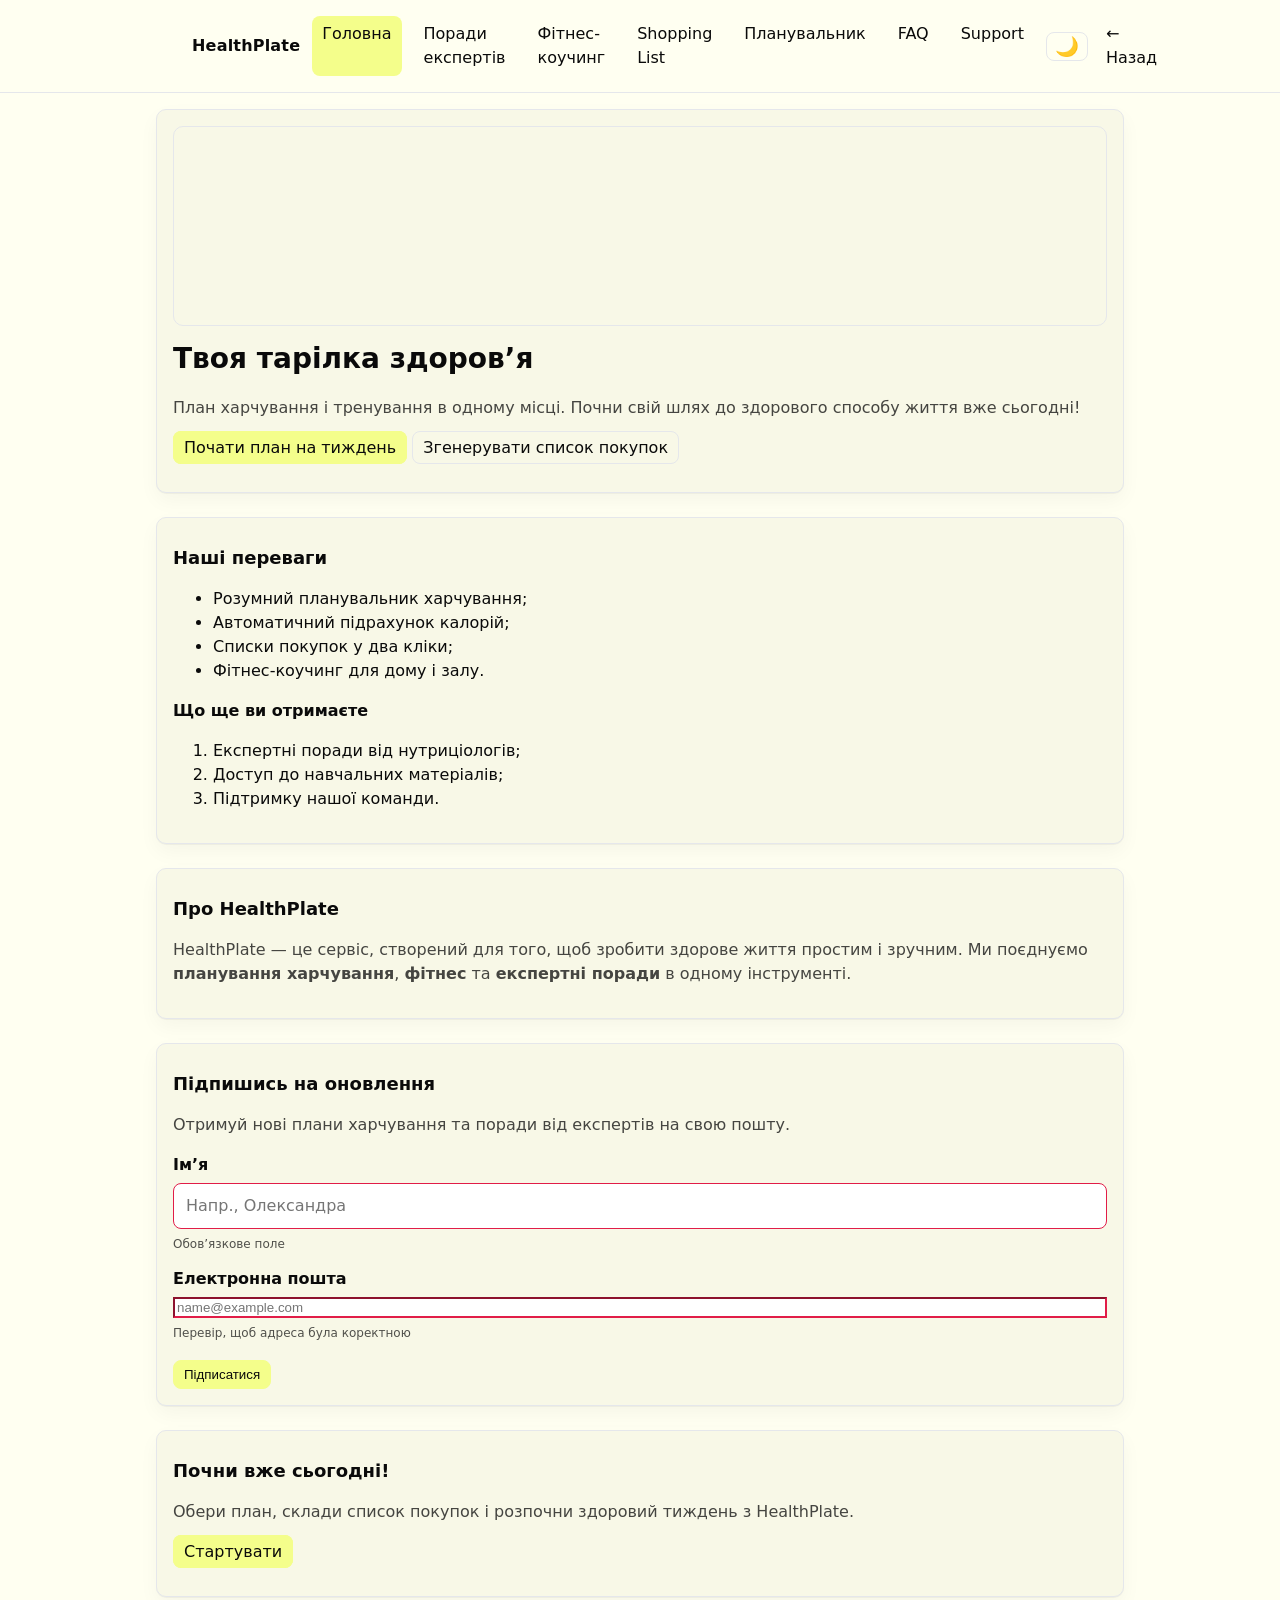
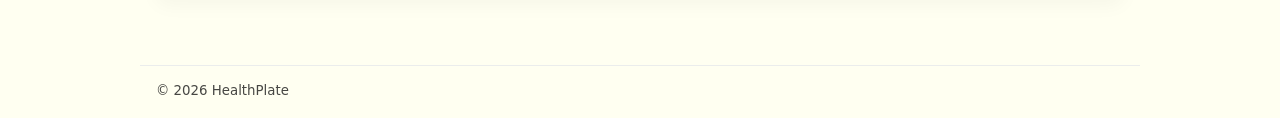
<file: index.html>
<!doctype html>
<html lang="uk">
<head>
  <meta charset="utf-8" />
  <meta name="viewport" content="width=device-width, initial-scale=1" />
  <title>HealthPlate — Головна</title>
  <link rel="stylesheet" href="css/style.css" />
</head>
<body>

  <header class="site-header">
    <div class="container header-row">
      <div class="brand">
        <div class="logo" aria-hidden="true"></div>
        <span class="name">HealthPlate</span>
      </div>

      <nav class="nav">
        <a class="active" href="index.html">Головна</a>
        <a href="Expert Guidance.html">Поради експертів</a>
        <a href="Fitness Coaching.html">Фітнес-коучинг</a>
        <a href="Shopping List.html">Shopping List</a>
        <a href="Weekly Planner.html">Планувальник</a>
        <a href="FAQ.html">FAQ</a>
        <a href="Support.html">Support</a>
      </nav>

      <div class="tools">
        <button id="theme-toggle" title="Змінити тему">🌙</button>
        <a class="back-link" href="index.html">← Назад</a>
      </div>
    </div>
  </header>

  <main class="container">

    <section class="card">
      <div class="hero hero-main" role="img" aria-label="Тарілка зі здоровою їжею" 
           style="background-image: url('https://lh6.googleusercontent.com/proxy/[base64]');"></div>

      <h1>Твоя тарілка здоров’я</h1>
      <p class="muted">
        План харчування і тренування в одному місці. Почни свій шлях до здорового способу життя вже сьогодні!
      </p>
      <p>
        <a class="btn btn-yellow" href="Weekly Planner.html">Почати план на тиждень</a>
        <a class="btn btn-ghost" href="Shopping List.html">Згенерувати список покупок</a>
      </p>
    </section>

    <section class="card">
      <h2>Наші переваги</h2>
      <ul>
        <li>Розумний планувальник харчування;</li>
        <li>Автоматичний підрахунок калорій;</li>
        <li>Списки покупок у два кліки;</li>
        <li>Фітнес-коучинг для дому і залу.</li>
      </ul>

      <h3>Що ще ви отримаєте</h3>
      <ol>
        <li>Експертні поради від нутриціологів;</li>
        <li>Доступ до навчальних матеріалів;</li>
        <li>Підтримку нашої команди.</li>
      </ol>
    </section>

    <section class="card">
      <h2>Про HealthPlate</h2>
      <p class="muted">
        HealthPlate — це сервіс, створений для того, щоб зробити здорове життя простим і зручним.
        Ми поєднуємо <strong>планування харчування</strong>, <strong>фітнес</strong> та
        <strong>експертні поради</strong> в одному інструменті.
      </p>
    </section>

    <section class="card">
      <h2>Підпишись на оновлення</h2>
      <p class="muted">Отримуй нові плани харчування та поради від експертів на свою пошту.</p>

      <form class="ui-form" action="subscribe.php" method="post">
        <div class="field">
          <label for="name">Ім’я</label>
          <input type="text" id="name" name="name" placeholder="Напр., Олександра" required />
          <span class="hint">Обов’язкове поле</span>
        </div>

        <div class="field">
          <label for="email">Електронна пошта</label>
          <input type="email" id="email" name="email" placeholder="name@example.com" required />
          <span class="hint">Перевір, щоб адреса була коректною</span>
        </div>

        <div class="actions">
          <button type="submit" class="btn btn-yellow">Підписатися</button>
        </div>
      </form>
    </section>

    <section class="card">
      <h2>Почни вже сьогодні!</h2>
      <p class="muted">
        Обери план, склади список покупок і розпочни здоровий тиждень з HealthPlate.
      </p>
      <p>
        <a class="btn btn-yellow" href="Weekly Planner.html">Стартувати</a>
      </p>
    </section>

  </main>

  <footer class="container muted site-footer">
    <small>© <span id="current-date">2025</span> HealthPlate</small>
  </footer>

  <script src="js/main.js"></script>

</body>
</html>
</file>
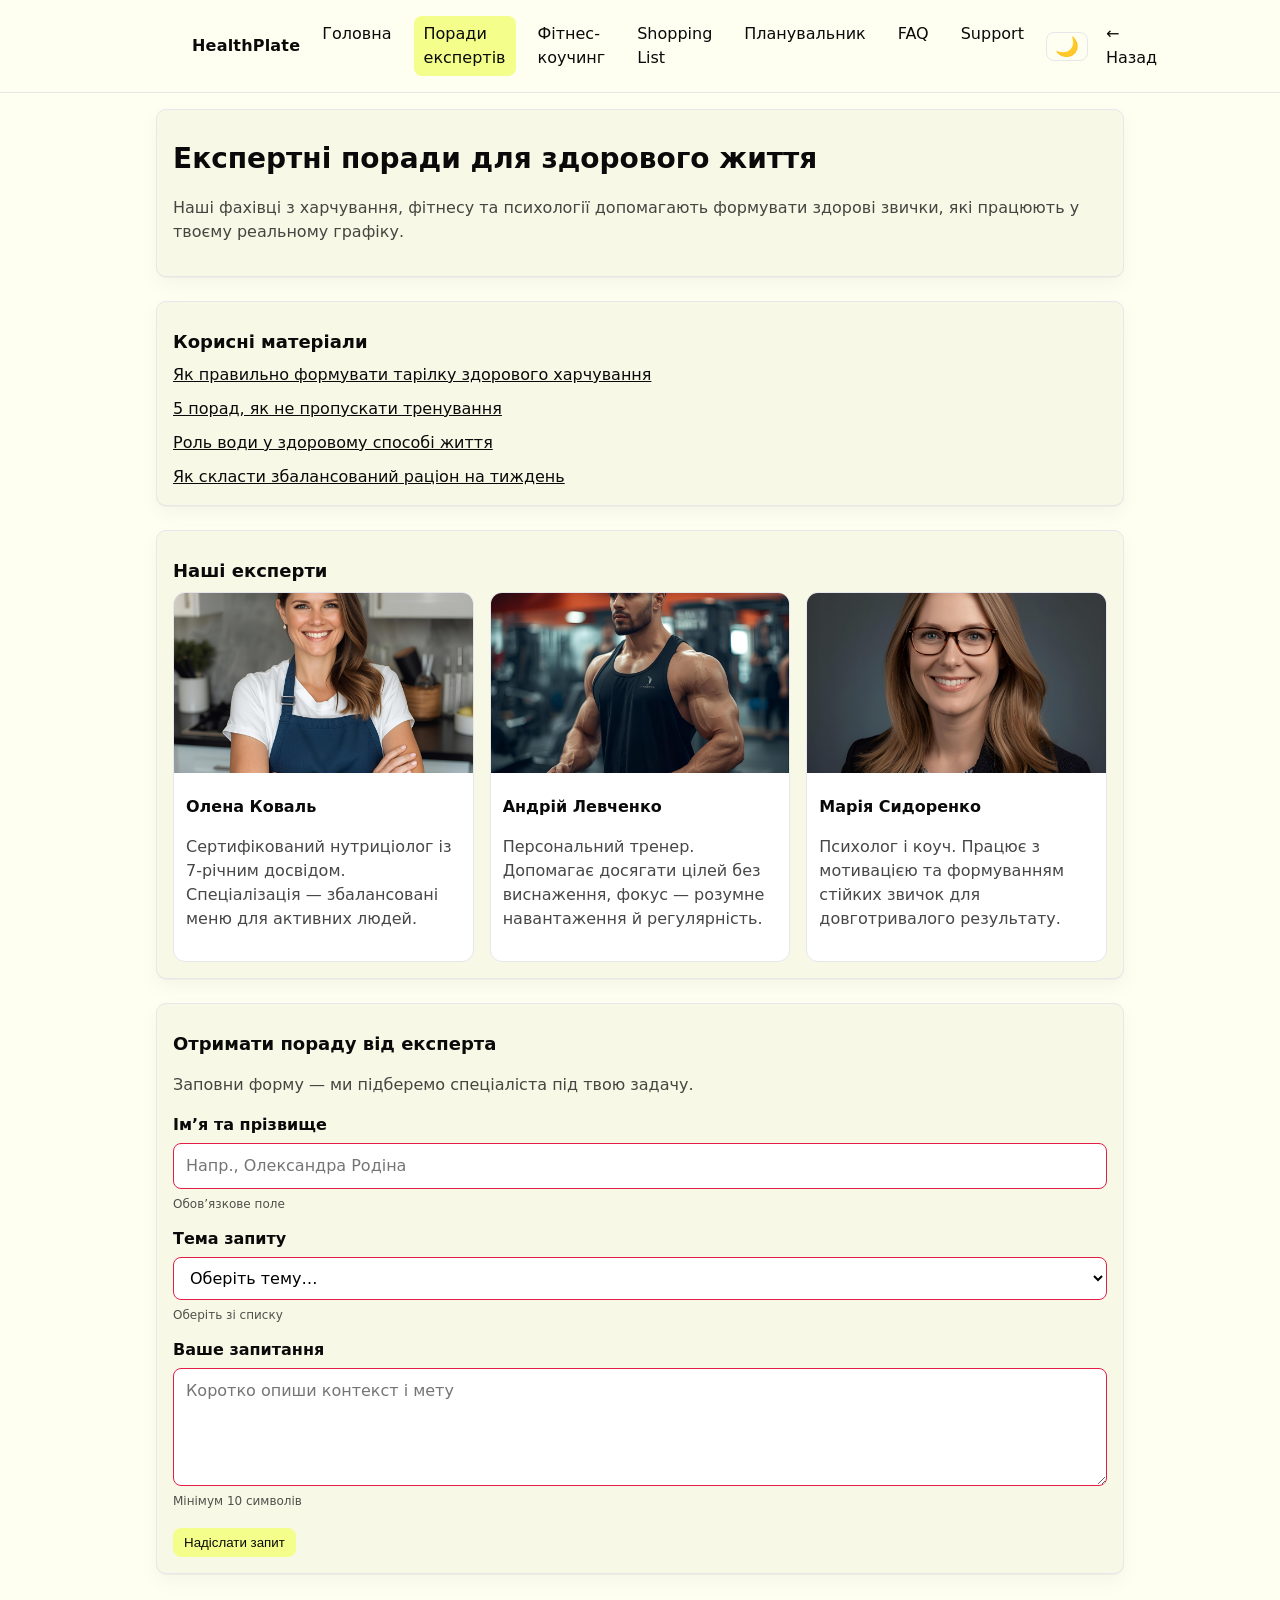
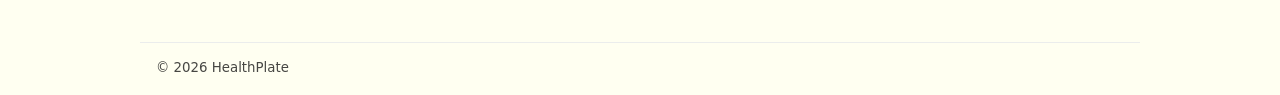
<file: Expert Guidance.html>
<!doctype html>
<html lang="uk">
<head>
  <meta charset="utf-8" />
  <meta name="viewport" content="width=device-width, initial-scale=1" />
  <title>HealthPlate — Expert Guidance</title>
  <link rel="stylesheet" href="css/style.css">
</head>
<body>
  
  <header class="site-header">
    <div class="container header-row">
      <div class="brand">
        <div class="logo" aria-hidden="true"></div>
        <span class="name">HealthPlate</span>
      </div>
      <nav class="nav">
        <a href="index.html">Головна</a>
        <a class="active" href="Expert Guidance.html">Поради експертів</a>
        <a href="Fitness Coaching.html">Фітнес-коучинг</a>
        <a href="Shopping List.html">Shopping List</a>
        <a href="Weekly Planner.html">Планувальник</a>
        <a href="FAQ.html">FAQ</a>
        <a href="Support.html">Support</a>
      </nav>
      <div class="tools">
        <button id="theme-toggle" title="Змінити тему">🌙</button>
        <a class="back-link" href="javascript:history.back()">← Назад</a>
      </div>
    </div>
  </header>

  <main class="container">
    <section class="card section-intro">
      <h1>Експертні поради для здорового життя</h1>
      <p class="muted">
        Наші фахівці з харчування, фітнесу та психології допомагають формувати здорові звички,
        які працюють у твоєму реальному графіку.
      </p>
    </section>

    <section class="card section-articles">
      <h2>Корисні матеріали</h2>
      <ul class="article-list">
        <li><a href="#">Як правильно формувати тарілку здорового харчування</a></li>
        <li><a href="#">5 порад, як не пропускати тренування</a></li>
        <li><a href="#">Роль води у здоровому способі життя</a></li>
        <li><a href="#">Як скласти збалансований раціон на тиждень</a></li>
      </ul>
    </section>

    <section class="card">
      <h2>Наші експерти</h2>
      <div class="expert-grid">
        <article class="expert-card">
          <div class="expert-img i-expert1" role="img" aria-label="Експерт з харчування"></div>
          <div class="expert-body">
            <h3>Олена Коваль</h3>
            <p class="muted">Сертифікований нутриціолог із 7-річним досвідом. Спеціалізація — збалансовані меню для активних людей.</p>
          </div>
        </article>

        <article class="expert-card">
          <div class="expert-img i-expert2" role="img" aria-label="Фітнес-тренер"></div>
          <div class="expert-body">
            <h3>Андрій Левченко</h3>
            <p class="muted">Персональний тренер. Допомагає досягати цілей без виснаження, фокус — розумне навантаження й регулярність.</p>
          </div>
        </article>

        <article class="expert-card">
          <div class="expert-img i-expert3" role="img" aria-label="Психолог"></div>
          <div class="expert-body">
            <h3>Марія Сидоренко</h3>
            <p class="muted">Психолог і коуч. Працює з мотивацією та формуванням стійких звичок для довготривалого результату.</p>
          </div>
        </article>
      </div>
    </section>

    <section class="card section-form">
      <h2>Отримати пораду від експерта</h2>
      <p class="muted">Заповни форму — ми підберемо спеціаліста під твою задачу.</p>

      <form class="ui-form" action="#" method="post">
        <div class="field">
          <label for="fullname">Ім’я та прізвище</label>
          <input type="text" id="fullname" name="fullname" placeholder="Напр., Олександра Родіна" required>
          <span class="hint">Обов’язкове поле</span>
        </div>

        <div class="field">
          <label for="topic">Тема запиту</label>
          <select id="topic" name="topic" required>
            <option value="">Оберіть тему…</option>
            <option value="nutrition">Харчування</option>
            <option value="fitness">Фітнес</option>
            <option value="motivation">Мотивація</option>
          </select>
          <span class="hint">Оберіть зі списку</span>
        </div>

        <div class="field">
          <label for="message">Ваше запитання</label>
          <textarea id="message" name="message" rows="4" placeholder="Коротко опиши контекст і мету" required></textarea>
          <span class="hint">Мінімум 10 символів</span>
        </div>

        <div class="actions">
          <button type="submit" class="btn btn-yellow">Надіслати запит</button>
        </div>
      </form>
    </section>
  </main>

  <footer class="container muted site-footer">
    <small>© <span id="current-date">2025</span> HealthPlate</small>
  </footer>

  <script src="js/main.js"></script>
</body>
</html>
</file>
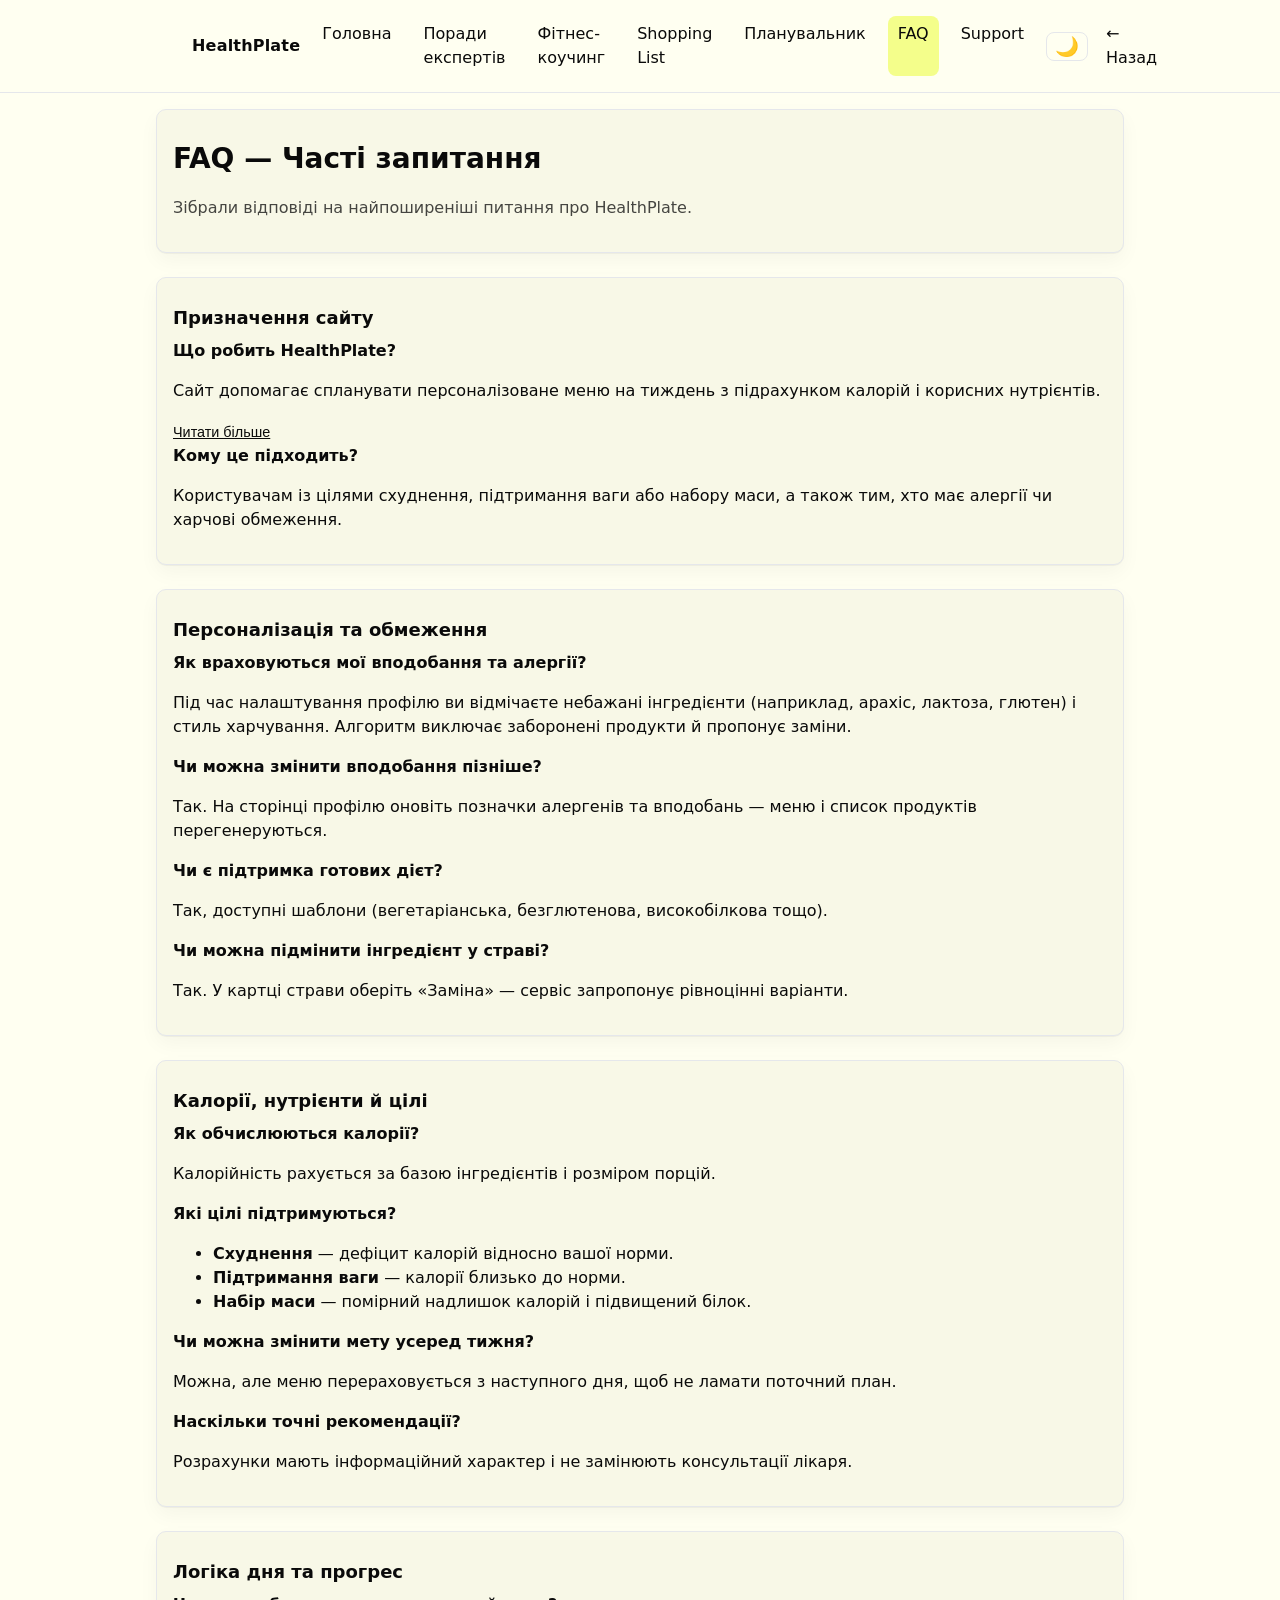
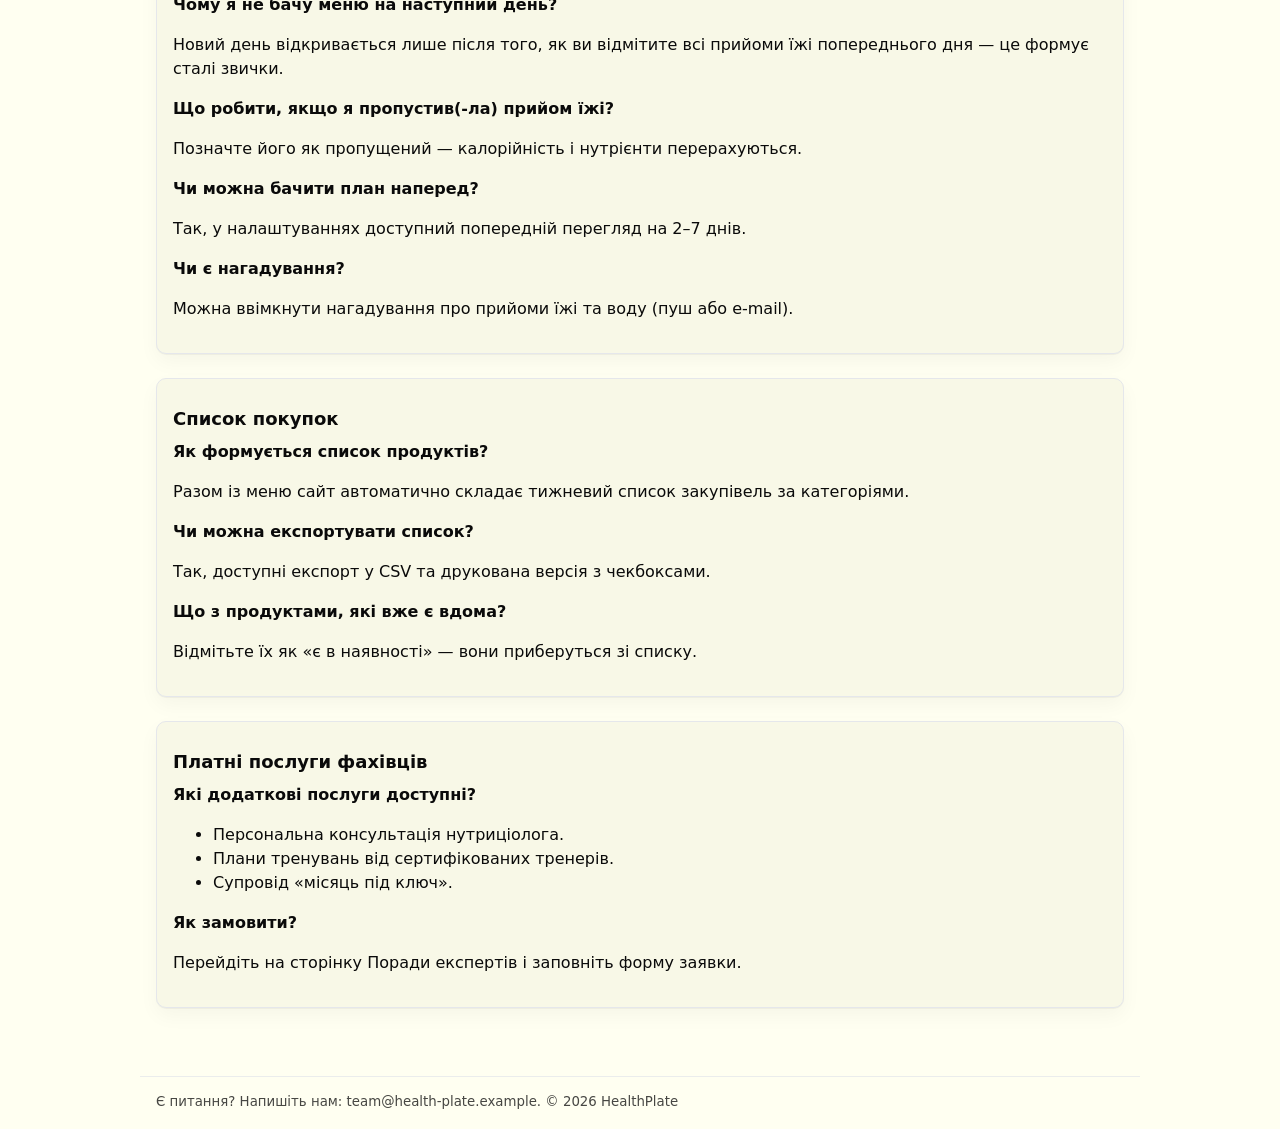
<file: FAQ.html>
<!doctype html>
<html lang="uk">
<head>
  <meta charset="utf-8" />
  <meta name="viewport" content="width=device-width, initial-scale=1" />
  <title>HealthPlate — FAQ</title>
  <link rel="stylesheet" href="css/style.css">
</head>
<body>

  <header class="site-header">
    <div class="container header-row">
      <div class="brand">
        <div class="logo" aria-hidden="true"></div>
        <span class="name">HealthPlate</span>
      </div>
      <nav class="nav">
        <a href="index.html">Головна</a>
        <a href="Expert Guidance.html">Поради експертів</a>
        <a href="Fitness Coaching.html">Фітнес-коучинг</a>
        <a href="Shopping List.html">Shopping List</a>
        <a href="Weekly Planner.html">Планувальник</a>
        <a class="active" href="FAQ.html">FAQ</a>
        <a href="Support.html">Support</a>
      </nav>
      <div class="tools">
        <button id="theme-toggle" title="Змінити тему">🌙</button>
        <a class="back-link" href="javascript:history.back()">← Назад</a>
      </div>
    </div>
  </header>

  <main class="container">
    <section class="card">
      <h1>FAQ — Часті запитання</h1>
      <p class="muted">Зібрали відповіді на найпоширеніші питання про HealthPlate.</p>
    </section>

    <article class="card">
      <h2>Призначення сайту</h2>
      <h3>Що робить HealthPlate?</h3>
      <p>
        Сайт допомагає спланувати персоналізоване меню на тиждень з підрахунком калорій і корисних нутрієнтів. 
        <span id="hiddenText" class="hidden-content">
          Паралельно автоматично формується список покупок. Це дозволяє економити час, кошти та уникати імпульсивних покупок у супермаркеті.
        </span>
      </p>
      <button id="showMoreBtn" class="show-more-btn">Читати більше</button>

      <h3>Кому це підходить?</h3>
      <p>Користувачам із цілями схуднення, підтримання ваги або набору маси, а також тим, хто має алергії чи харчові обмеження.</p>
    </article>

    <article class="card">
      <h2>Персоналізація та обмеження</h2>
      <h3>Як враховуються мої вподобання та алергії?</h3>
      <p>Під час налаштування профілю ви відмічаєте небажані інгредієнти (наприклад, арахіс, лактоза, глютен) і стиль харчування. Алгоритм виключає заборонені продукти й пропонує заміни.</p>

      <h3>Чи можна змінити вподобання пізніше?</h3>
      <p>Так. На сторінці профілю оновіть позначки алергенів та вподобань — меню і список продуктів перегенеруються.</p>

      <h3>Чи є підтримка готових дієт?</h3>
      <p>Так, доступні шаблони (вегетаріанська, безглютенова, високобілкова тощо).</p>

      <h3>Чи можна підмінити інгредієнт у страві?</h3>
      <p>Так. У картці страви оберіть «Заміна» — сервіс запропонує рівноцінні варіанти.</p>
    </article>

    <article class="card">
      <h2>Калорії, нутрієнти й цілі</h2>
      <h3>Як обчислюються калорії?</h3>
      <p>Калорійність рахується за базою інгредієнтів і розміром порцій.</p>

      <h3>Які цілі підтримуються?</h3>
      <ul>
        <li><strong>Схуднення</strong> — дефіцит калорій відносно вашої норми.</li>
        <li><strong>Підтримання ваги</strong> — калорії близько до норми.</li>
        <li><strong>Набір маси</strong> — помірний надлишок калорій і підвищений білок.</li>
      </ul>

      <h3>Чи можна змінити мету усеред тижня?</h3>
      <p>Можна, але меню перераховується з наступного дня, щоб не ламати поточний план.</p>

      <h3>Наскільки точні рекомендації?</h3>
      <p>Розрахунки мають інформаційний характер і не замінюють консультації лікаря.</p>
    </article>

    <article class="card">
      <h2>Логіка дня та прогрес</h2>
      <h3>Чому я не бачу меню на наступний день?</h3>
      <p>Новий день відкривається лише після того, як ви відмітите всі прийоми їжі попереднього дня — це формує сталі звички.</p>

      <h3>Що робити, якщо я пропустив(-ла) прийом їжі?</h3>
      <p>Позначте його як пропущений — калорійність і нутрієнти перерахуються.</p>

      <h3>Чи можна бачити план наперед?</h3>
      <p>Так, у налаштуваннях доступний попередній перегляд на 2–7 днів.</p>

      <h3>Чи є нагадування?</h3>
      <p>Можна ввімкнути нагадування про прийоми їжі та воду (пуш або e-mail).</p>
    </article>

    <article class="card">
      <h2>Список покупок</h2>
      <h3>Як формується список продуктів?</h3>
      <p>Разом із меню сайт автоматично складає тижневий список закупівель за категоріями.</p>

      <h3>Чи можна експортувати список?</h3>
      <p>Так, доступні експорт у CSV та друкована версія з чекбоксами.</p>

      <h3>Що з продуктами, які вже є вдома?</h3>
      <p>Відмітьте їх як «є в наявності» — вони приберуться зі списку.</p>
    </article>

    <article class="card">
      <h2>Платні послуги фахівців</h2>
      <h3>Які додаткові послуги доступні?</h3>
      <ul>
        <li>Персональна консультація нутриціолога.</li>
        <li>Плани тренувань від сертифікованих тренерів.</li>
        <li>Супровід «місяць під ключ».</li>
      </ul>

      <h3>Як замовити?</h3>
      <p>Перейдіть на сторінку <a href="Expert Guidance.html">Поради експертів</a> і заповніть форму заявки.</p>
    </article>

  </main>

  <footer class="container muted site-footer">
    <small>Є питання? Напишіть нам: <a href="mailto:team@health-plate.example">team@health-plate.example</a>. © <span id="current-date">2025</span> HealthPlate</small>
  </footer>

  <script src="js/main.js"></script>

</body>
</html>
</file>
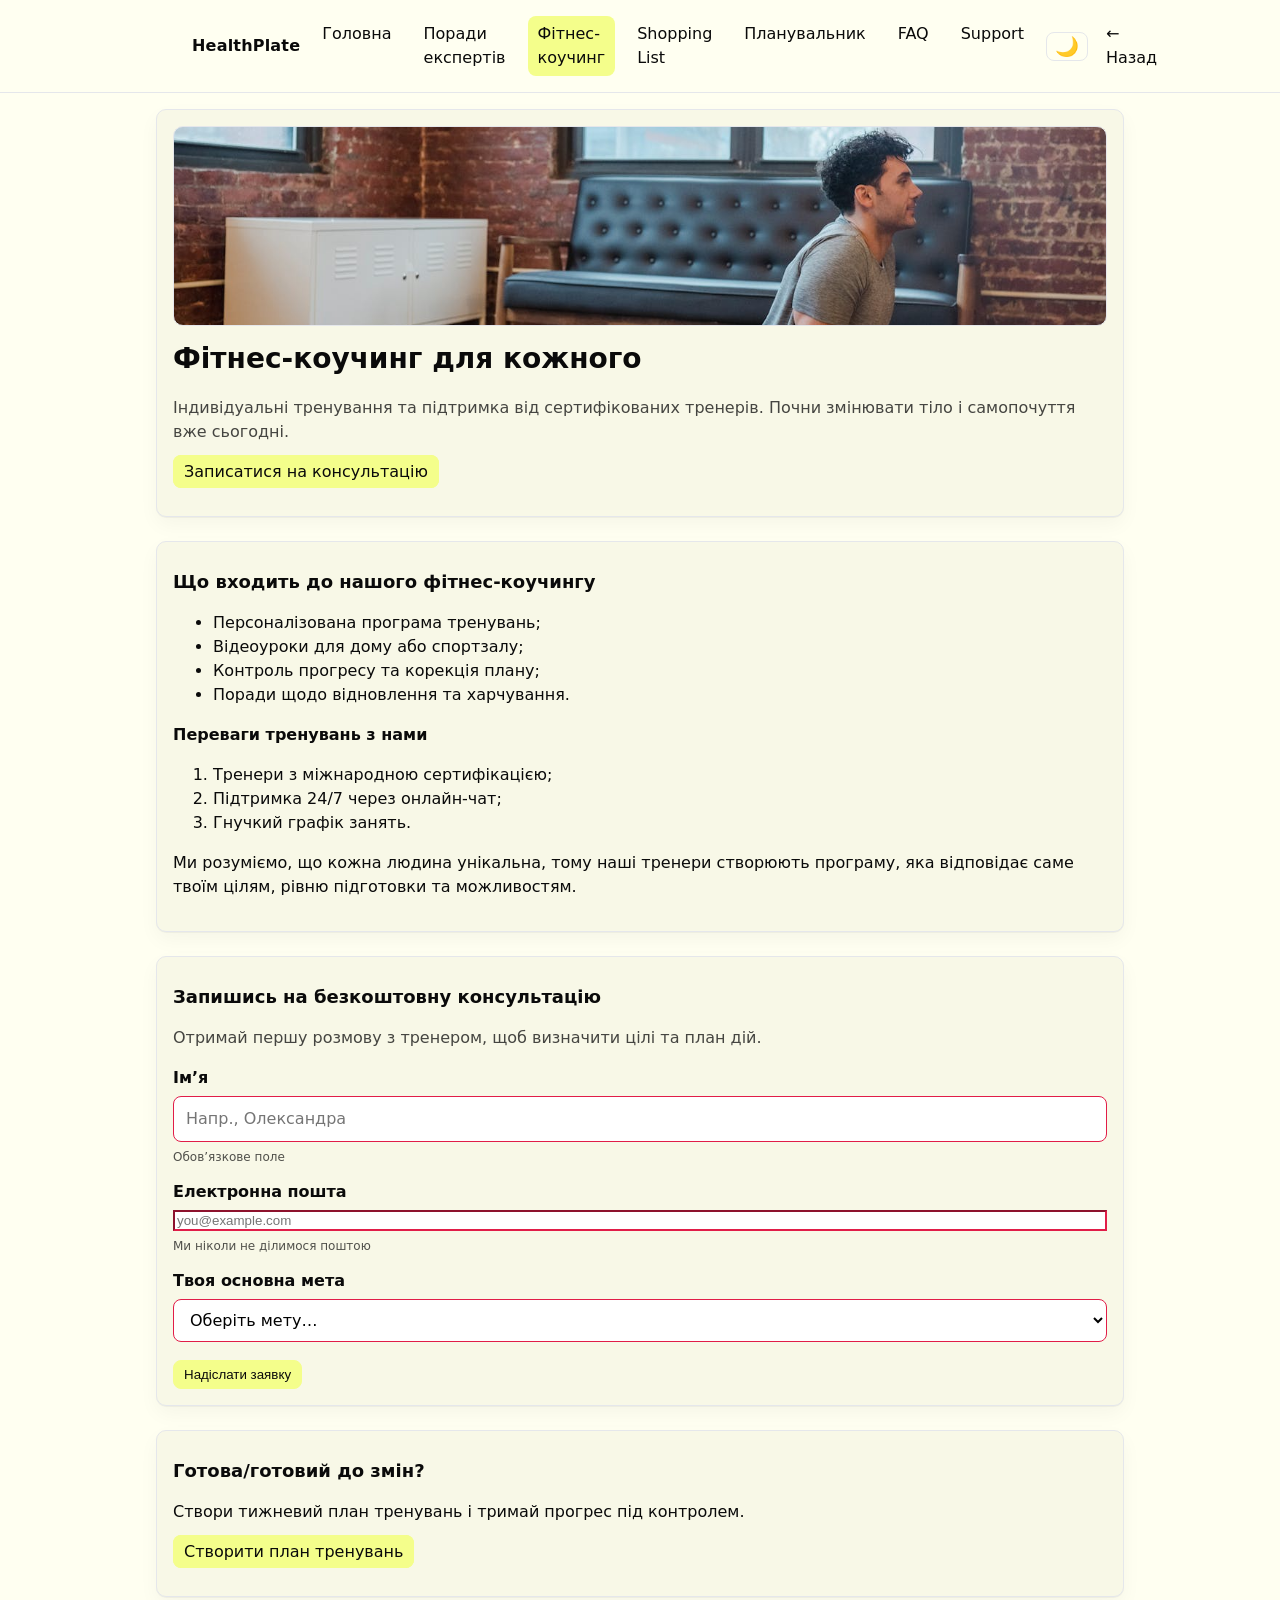
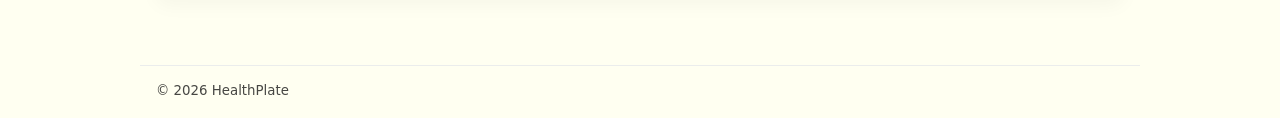
<file: Fitness Coaching.html>
<!doctype html>
<html lang="uk">
<head>
  <meta charset="utf-8" />
  <meta name="viewport" content="width=device-width, initial-scale=1" />
  <title>HealthPlate — Фітнес-коучинг</title>
  <link rel="stylesheet" href="css/style.css">
</head>
<body>

  <header class="site-header">
    <div class="container header-row">
      <div class="brand">
        <div class="logo" aria-hidden="true"></div>
        <span class="name">HealthPlate</span>
      </div>
      <nav class="nav">
        <a href="index.html">Головна</a>
        <a href="Expert Guidance.html">Поради експертів</a>
        <a class="active" href="Fitness Coaching.html">Фітнес-коучинг</a>
        <a href="Shopping List.html">Shopping List</a>
        <a href="Weekly Planner.html">Планувальник</a>
        <a href="FAQ.html">FAQ</a>
        <a href="Support.html">Support</a>
      </nav>
      <div class="tools">
        <button id="theme-toggle" title="Змінити тему">🌙</button>
        <a class="back-link" href="javascript:history.back()">← Назад</a>
      </div>
    </div>
  </header>

  <main class="container">

    <section class="card">
      <div class="hero hero-fitness" role="img" aria-label="Людина виконує вправи"></div>
      <h1>Фітнес-коучинг для кожного</h1>
      <p class="muted">
        Індивідуальні тренування та підтримка від сертифікованих тренерів.
        Почни змінювати тіло і самопочуття вже сьогодні.
      </p>
      <p>
        <a class="btn btn-yellow" href="#form">Записатися на консультацію</a>
      </p>
    </section>

    <section class="card">
      <h2>Що входить до нашого фітнес-коучингу</h2>
      <ul>
        <li>Персоналізована програма тренувань;</li>
        <li>Відеоуроки для дому або спортзалу;</li>
        <li>Контроль прогресу та корекція плану;</li>
        <li>Поради щодо відновлення та харчування.</li>
      </ul>

      <h3>Переваги тренувань з нами</h3>
      <ol>
        <li>Тренери з міжнародною сертифікацією;</li>
        <li>Підтримка 24/7 через онлайн-чат;</li>
        <li>Гнучкий графік занять.</li>
      </ol>
      <p>
        Ми розуміємо, що кожна людина унікальна, тому наші тренери створюють програму,
        яка відповідає саме твоїм цілям, рівню підготовки та можливостям.
      </p>
    </section>

    <section id="form" class="card">
      <h2>Запишись на безкоштовну консультацію</h2>
      <p class="muted">Отримай першу розмову з тренером, щоб визначити цілі та план дій.</p>

      <form class="ui-form" action="#" method="post">
        <div class="field">
          <label for="name">Ім’я</label>
          <input type="text" id="name" name="name" placeholder="Напр., Олександра" required>
          <span class="hint">Обов’язкове поле</span>
        </div>

        <div class="field">
          <label for="email">Електронна пошта</label>
          <input type="email" id="email" name="email" placeholder="you@example.com" required>
          <span class="hint">Ми ніколи не ділимося поштою</span>
        </div>

        <div class="field">
          <label for="goal">Твоя основна мета</label>
          <select id="goal" name="goal" required>
            <option value="">Оберіть мету…</option>
            <option value="weight_loss">Схуднення</option>
            <option value="muscle_gain">Набір м’язової маси</option>
            <option value="endurance">Покращення витривалості</option>
            <option value="health">Загальне оздоровлення</option>
          </select>
        </div>

        <div class="actions">
          <button type="submit" class="btn btn-yellow">Надіслати заявку</button>
        </div>
      </form>
    </section>

    <section class="card">
      <h2>Готова/готовий до змін?</h2>
      <p>Створи тижневий план тренувань і тримай прогрес під контролем.</p>
      <p><a class="btn btn-yellow" href="Weekly Planner.html">Створити план тренувань</a></p>
    </section>

  </main>

  <footer class="container muted site-footer">
    <small>© <span id="current-date">2025</span> HealthPlate</small>
  </footer>

  <script src="js/main.js"></script>
</body>
</html>
</file>
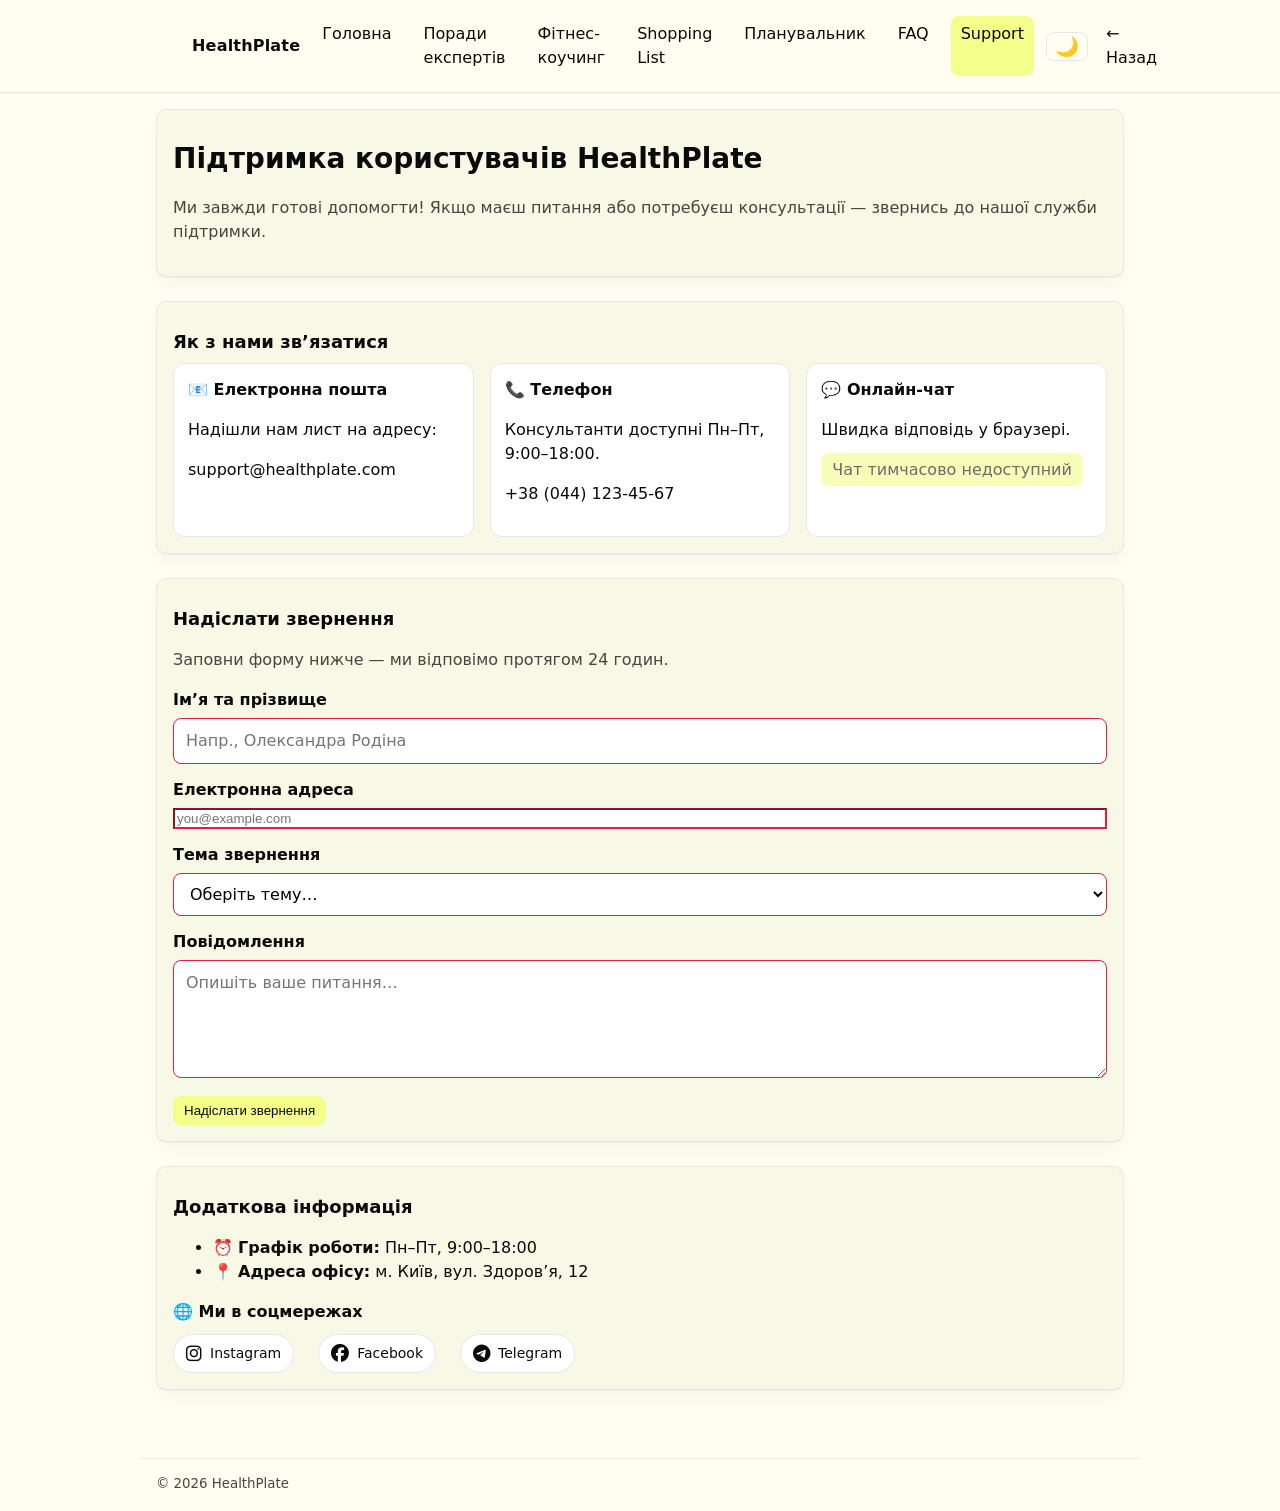
<file: Support.html>
<!doctype html>
<html lang="uk">
<head>
  <meta charset="utf-8" />
  <meta name="viewport" content="width=device-width, initial-scale=1" />
  <title>HealthPlate — Підтримка</title>
  <link rel="stylesheet" href="css/style.css" />
  <link rel="stylesheet" href="https://cdnjs.cloudflare.com/ajax/libs/font-awesome/6.6.0/css/all.min.css">
</head>
<body>

  <header class="site-header">
    <div class="container header-row">
      <div class="brand">
        <div class="logo" aria-hidden="true"></div>
        <span class="name">HealthPlate</span>
      </div>
      <nav class="nav">
        <a href="index.html">Головна</a>
        <a href="Expert Guidance.html">Поради експертів</a>
        <a href="Fitness Coaching.html">Фітнес-коучинг</a>
        <a href="Shopping List.html">Shopping List</a>
        <a href="Weekly Planner.html">Планувальник</a>
        <a href="FAQ.html">FAQ</a>
        <a class="active" href="Support.html">Support</a>
      </nav>
      <div class="tools">
        <button id="theme-toggle" title="Змінити тему">🌙</button>
        <a class="back-link" href="javascript:history.back()">← Назад</a>
      </div>
    </div>
  </header>

  <main class="container">
    <section class="card">
      <h1>Підтримка користувачів HealthPlate</h1>
      <p class="muted">Ми завжди готові допомогти! Якщо маєш питання або потребуєш консультації — звернись до нашої служби підтримки.</p>
    </section>

    <section class="card">
      <h2>Як з нами зв’язатися</h2>
      <div class="contact-grid">
        <article class="contact-card">
          <h3>📧 Електронна пошта</h3>
          <p>Надішли нам лист на адресу:</p>
          <p><a href="mailto:support@healthplate.com">support@healthplate.com</a></p>
        </article>

        <article class="contact-card">
          <h3>📞 Телефон</h3>
          <p>Консультанти доступні Пн–Пт, 9:00–18:00.</p>
          <p><a href="tel:+380441234567">+38 (044) 123-45-67</a></p>
        </article>

        <article class="contact-card">
          <h3>💬 Онлайн-чат</h3>
          <p>Швидка відповідь у браузері.</p>
          <p><a class="btn btn-yellow is-disabled" href="#" aria-disabled="true">Чат тимчасово недоступний</a></p>
        </article>
      </div>
    </section>

    <section class="card">
      <h2>Надіслати звернення</h2>
      <p class="muted">Заповни форму нижче — ми відповімо протягом 24 годин.</p>

      <form id="supportForm" class="ui-form" action="#" method="post" novalidate>
        <div class="field">
          <label for="fullname">Ім’я та прізвище</label>
          <input type="text" id="fullname" name="fullname" placeholder="Напр., Олександра Родіна" required>
          <span class="error-message"></span>
        </div>

        <div class="field">
          <label for="email">Електронна адреса</label>
          <input type="email" id="email" name="email" placeholder="you@example.com" required>
          <span class="error-message"></span>
        </div>

        <div class="field">
          <label for="topic">Тема звернення</label>
          <select id="topic" name="topic" required>
            <option value="">Оберіть тему…</option>
            <option value="technical">Технічна проблема</option>
            <option value="payment">Оплата / підписка</option>
            <option value="nutrition">Поради з харчування</option>
            <option value="other">Інше</option>
          </select>
        </div>

        <div class="field">
          <label for="message">Повідомлення</label>
          <textarea id="message" name="message" rows="4" placeholder="Опишіть ваше питання…" required></textarea>
          <span class="error-message"></span>
        </div>

        <div class="actions">
          <button type="submit" class="btn btn-yellow">Надіслати звернення</button>
        </div>
        
        <div id="formSuccess"></div>
      </form>
    </section>

    <section class="card">
      <h2>Додаткова інформація</h2>
      <ul>
        <li>⏰ <strong>Графік роботи:</strong> Пн–Пт, 9:00–18:00</li>
        <li>📍 <strong>Адреса офісу:</strong> м. Київ, вул. Здоров’я, 12</li>
      </ul>

      <h3>🌐 Ми в соцмережах</h3>
      <div class="social-links">
        <a class="social-item" href="#" aria-label="Instagram">
          <i class="fab fa-instagram" aria-hidden="true"></i>
          <span>Instagram</span>
        </a>
        <a class="social-item" href="#" aria-label="Facebook">
          <i class="fab fa-facebook" aria-hidden="true"></i>
          <span>Facebook</span>
        </a>
        <a class="social-item" href="#" aria-label="Telegram">
          <i class="fab fa-telegram" aria-hidden="true"></i>
          <span>Telegram</span>
        </a>
      </div>
    </section>
  </main>

  <footer class="container muted site-footer">
    <small>© <span id="current-date">2025</span> HealthPlate</small>
  </footer>

  <script src="js/main.js"></script>

</body>
</html>
</file>
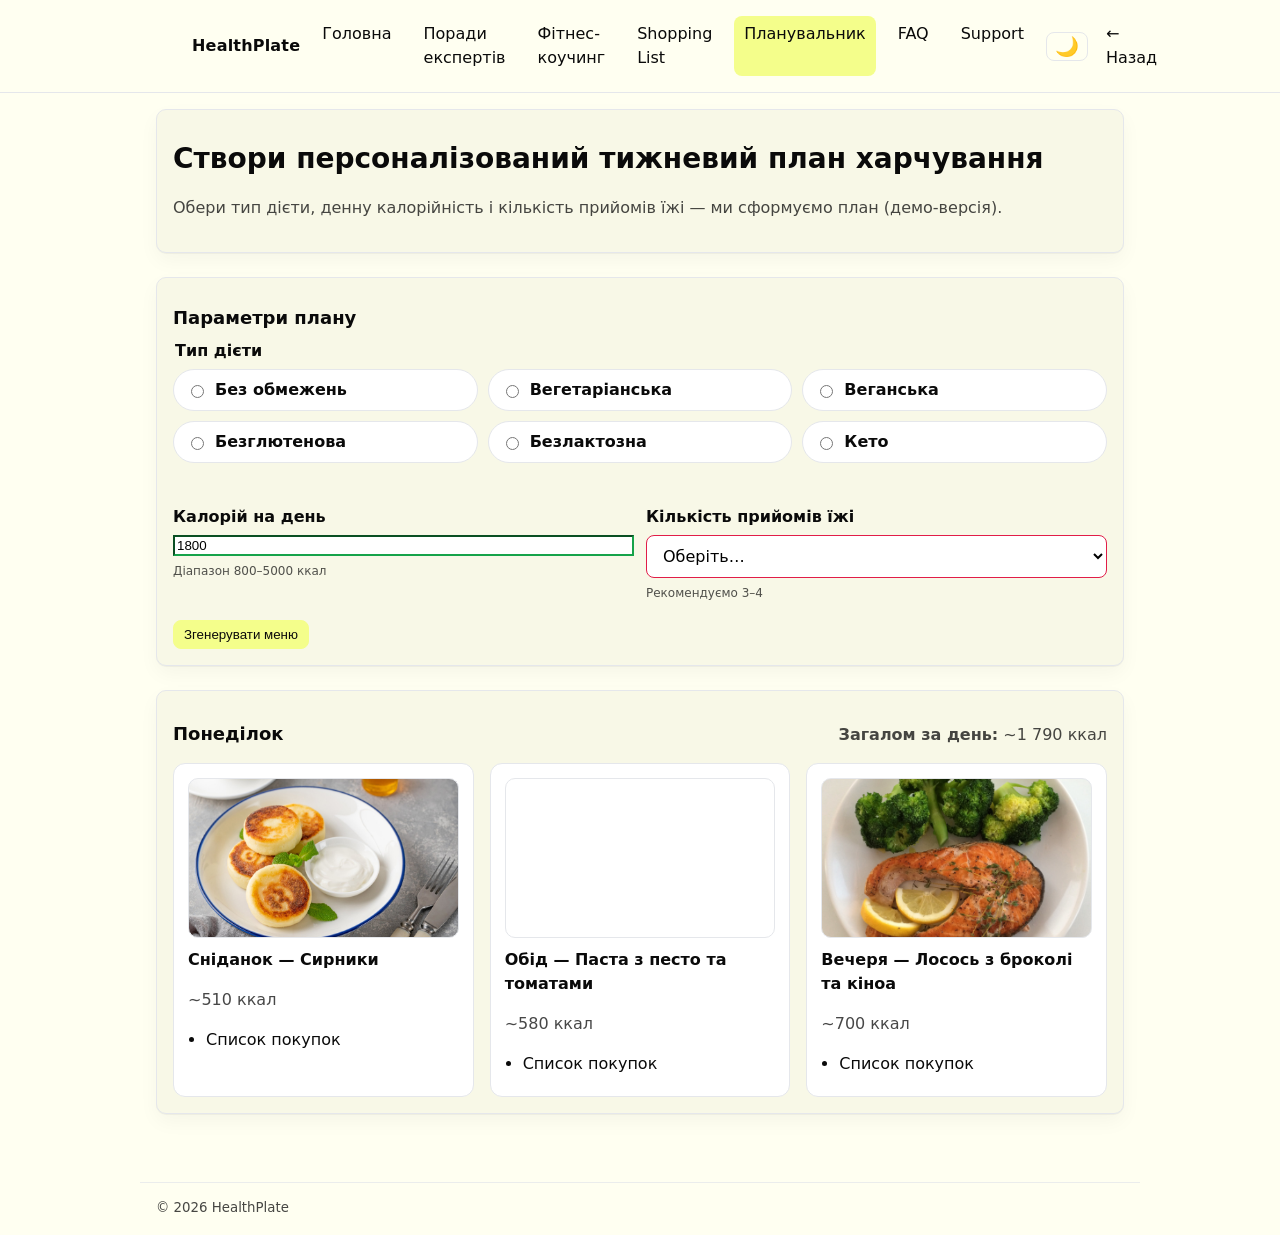
<file: Weekly Planner.html>
<!doctype html>
<html lang="uk">
<head>
  <meta charset="utf-8" />
  <meta name="viewport" content="width=device-width, initial-scale=1" />
  <title>HealthPlate — Планувальник тижня</title>
  <link rel="stylesheet" href="css/style.css" />
</head>
<body>

  <header class="site-header">
    <div class="container header-row">
      <div class="brand">
        <div class="logo" aria-hidden="true"></div>
        <span class="name">HealthPlate</span>
      </div>

      <nav class="nav">
        <a href="index.html">Головна</a>
        <a href="Expert Guidance.html">Поради експертів</a>
        <a href="Fitness Coaching.html">Фітнес-коучинг</a>
        <a href="Shopping List.html">Shopping List</a>
        <a class="active" href="Weekly Planner.html">Планувальник</a>
        <a href="FAQ.html">FAQ</a>
        <a href="Support.html">Support</a>
      </nav>

      <div class="tools">
        <button id="theme-toggle" title="Змінити тему">🌙</button>
        <a class="back-link" href="javascript:history.back()">← Назад</a>
      </div>
    </div>
  </header>

  <main class="container">

    <section class="card">
      <h1>Створи персоналізований тижневий план харчування</h1>
      <p class="muted">Обери тип дієти, денну калорійність і кількість прийомів їжі — ми сформуємо план (демо-версія).</p>
    </section>

    <section class="card">
      <h2>Параметри плану</h2>

      <form class="ui-form" action="#" method="get">
        <fieldset class="diet-grid">
          <legend>Тип дієти</legend>
          <label class="chip"><input type="radio" name="diet" value="none" required><span>Без обмежень</span></label>
          <label class="chip"><input type="radio" name="diet" value="vegetarian"><span>Вегетаріанська</span></label>
          <label class="chip"><input type="radio" name="diet" value="vegan"><span>Веганська</span></label>
          <label class="chip"><input type="radio" name="diet" value="glutenfree"><span>Безглютенова</span></label>
          <label class="chip"><input type="radio" name="diet" value="lactosefree"><span>Безлактозна</span></label>
          <label class="chip"><input type="radio" name="diet" value="keto"><span>Кето</span></label>
        </fieldset>

        <div class="grid two-cols">
          <div class="field">
            <label for="kcal">Калорій на день</label>
            <input type="number" id="kcal" name="kcal" inputmode="numeric" min="800" max="5000" step="50" value="1800" required>
            <span class="hint">Діапазон 800–5000 ккал</span>
          </div>

          <div class="field">
            <label for="meals">Кількість прийомів їжі</label>
            <select id="meals" name="meals" required>
              <option value="">Оберіть…</option>
              <option>3</option>
              <option>4</option>
              <option>5</option>
            </select>
            <span class="hint">Рекомендуємо 3–4</span>
          </div>
        </div>

        <div class="actions">
          <button type="submit" class="btn btn-yellow">Згенерувати меню</button>
        </div>
      </form>
    </section>

    <section class="card">
      <header class="day-head">
        <h2>Понеділок</h2>
        <p class="muted"><strong>Загалом за день:</strong> ~1 790 ккал</p>
      </header>

      <div class="meal-grid">
        <article class="meal-card">
          <div class="meal-thumb i-syrnyky" role="img" aria-label="Сирники"></div>
          <h3>Сніданок — Сирники</h3>
          <p class="muted">~510 ккал</p>
          <ul class="bullets">
            <li><a href="Shopping List.html#syrnyky">Список покупок</a></li>
          </ul>
        </article>

        <article class="meal-card">
          <div class="meal-thumb" role="img" aria-label="Паста з песто та томатами" style="background-image:url('https://static.tildacdn.com/tild3762-6437-4439-a237-386235343638/_17.png');"></div>
          <h3>Обід — Паста з песто та томатами</h3>
          <p class="muted">~580 ккал</p>
          <ul class="bullets">
            <li><a href="Shopping List.html#pasta">Список покупок</a></li>
          </ul>
        </article>

        <article class="meal-card">
          <div class="meal-thumb i-salmon" role="img" aria-label="Лосось з броколі та кіноа"></div>
          <h3>Вечеря — Лосось з броколі та кіноа</h3>
          <p class="muted">~700 ккал</p>
          <ul class="bullets">
            <li><a href="Shopping List.html#salmon">Список покупок</a></li>
          </ul>
        </article>
      </div>
    </section>

  </main>

  <footer class="container muted site-footer">
    <small>© <span id="current-date">2025</span> HealthPlate</small>
  </footer>

  <script src="js/main.js"></script>
</body>
</html>
</file>
<file: css/style.css>
@import url("./base.css");
@import url("./layout.css");
@import url("./components.css");

/* Друк */
@media print {
  .site-header, .back-link, .btn { display: none !important; }
  .recipe { break-inside: avoid; }
  body { background:#fff; color:#000; }
}

/* --- DARK MODE --- */
/* Коли на body вішається клас .dark-theme, ми змінюємо змінні кольорів */
body.dark-theme {
    --bg: #121212 !important;
    --panel: #1e1e1e !important;
    --text: #e0e0e0 !important;
    --border: #333333 !important;
    --accent-yellow: #bdae0d !important; /* трохи темніший жовтий */
    --shadow: 0 4px 12px rgba(0,0,0,0.5) !important;
}

/* Кнопка перемикання теми */
#theme-toggle {
    background: transparent;
    border: 1px solid var(--border);
    color: var(--text);
    font-size: 1.2rem;
    padding: 2px 8px;
    cursor: pointer;
    border-radius: 8px;
    margin-right: 10px;
    transition: all 0.3s ease;
}
#theme-toggle:hover {
    background-color: var(--border);
}

/* Підсвітка меню (через JS) */
.hover-highlight {
    background-color: rgba(0,0,0,0.05);
    transition: background 0.2s;
    border-radius: 6px;
}
body.dark-theme .hover-highlight {
    background-color: rgba(255,255,255,0.15);
}

/* Стилі для валідації форм */
.error {
    border-color: #ff4d4d !important;
    background-color: #ffe6e6 !important;
}
.error-message {
    color: #ff4d4d;
    font-size: 0.8rem;
    margin-top: 4px;
    display: none; /* Спочатку приховано */
}
#formSuccess {
    margin-top: 15px;
    padding: 10px;
    background-color: #d4edda;
    color: #155724;
    border-radius: 8px;
    display: none;
}

/* Стилі для акордеону */
.hidden-content {
    display: none;
}
.show-more-btn {
    background: none;
    border: none;
    color: var(--text);
    text-decoration: underline;
    cursor: pointer;
    margin-top: 5px;
    font-size: 0.9rem;
    padding: 0;
}
</file>
